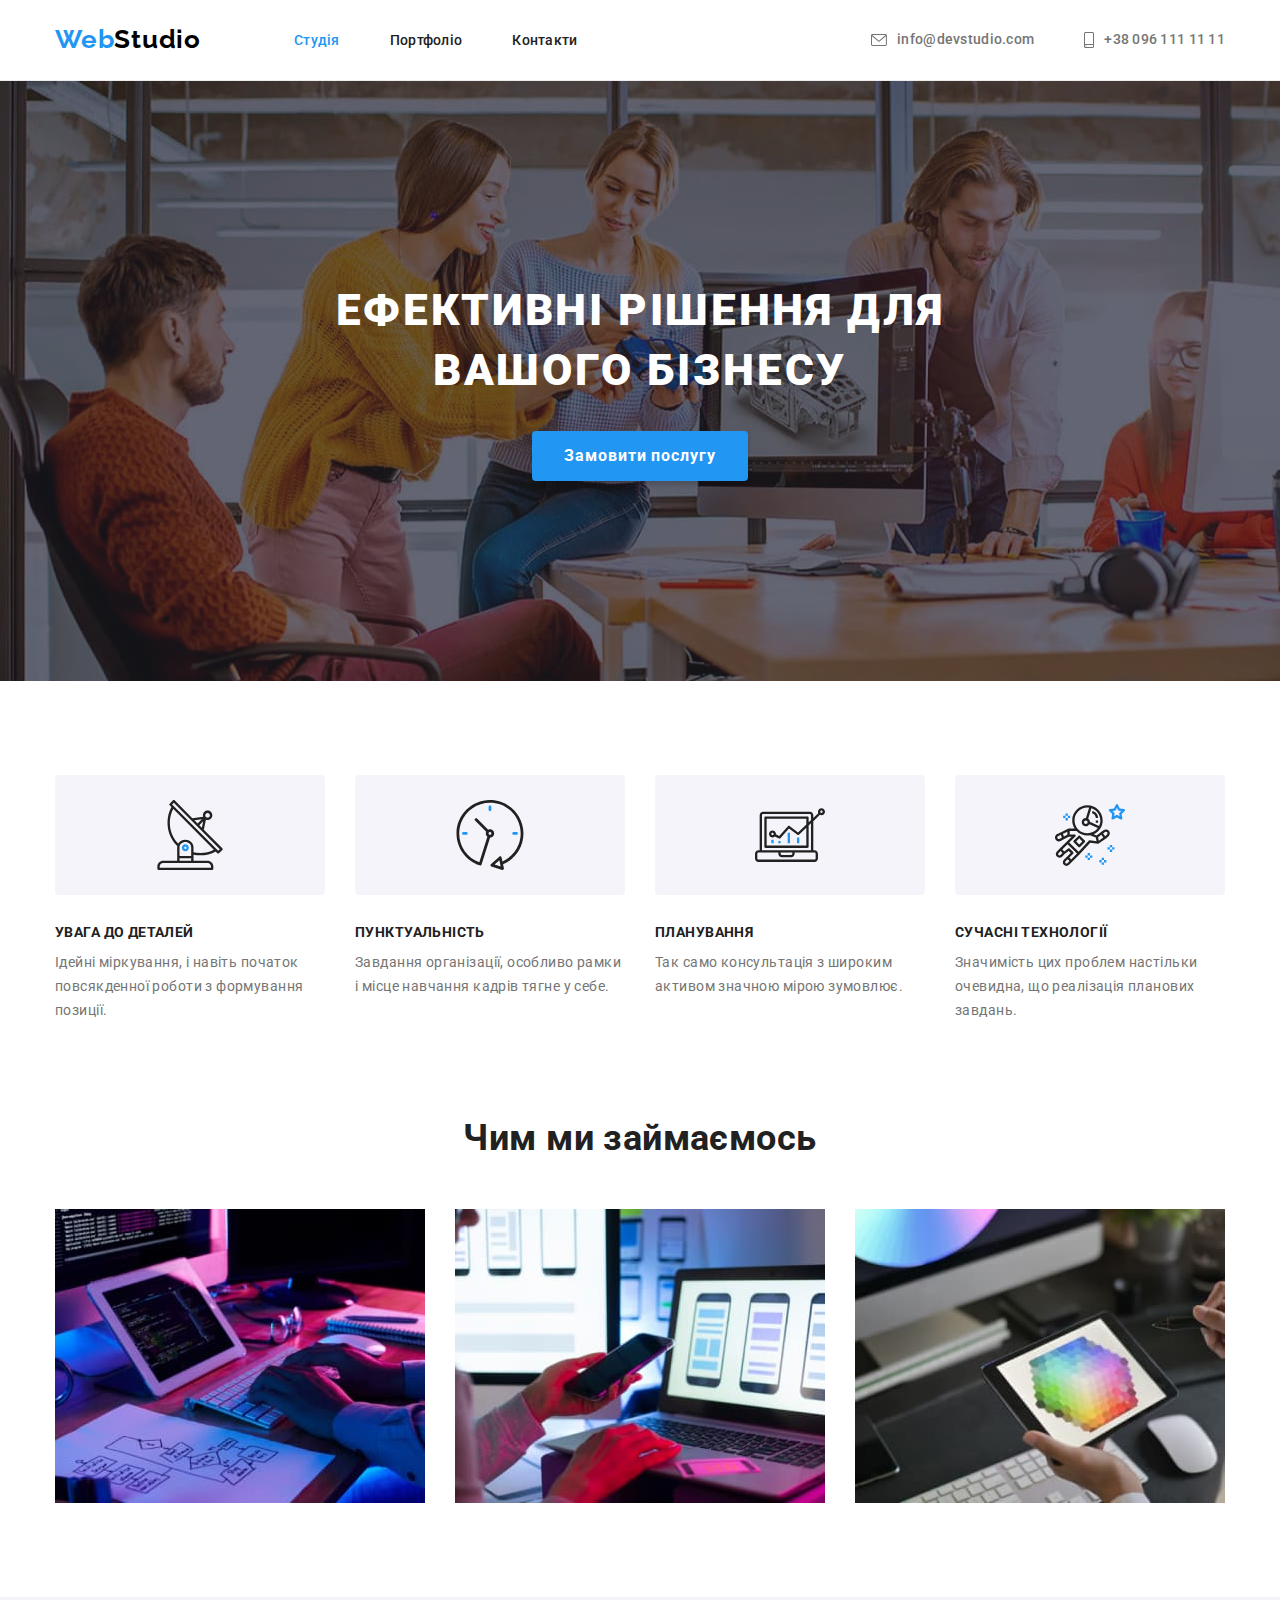
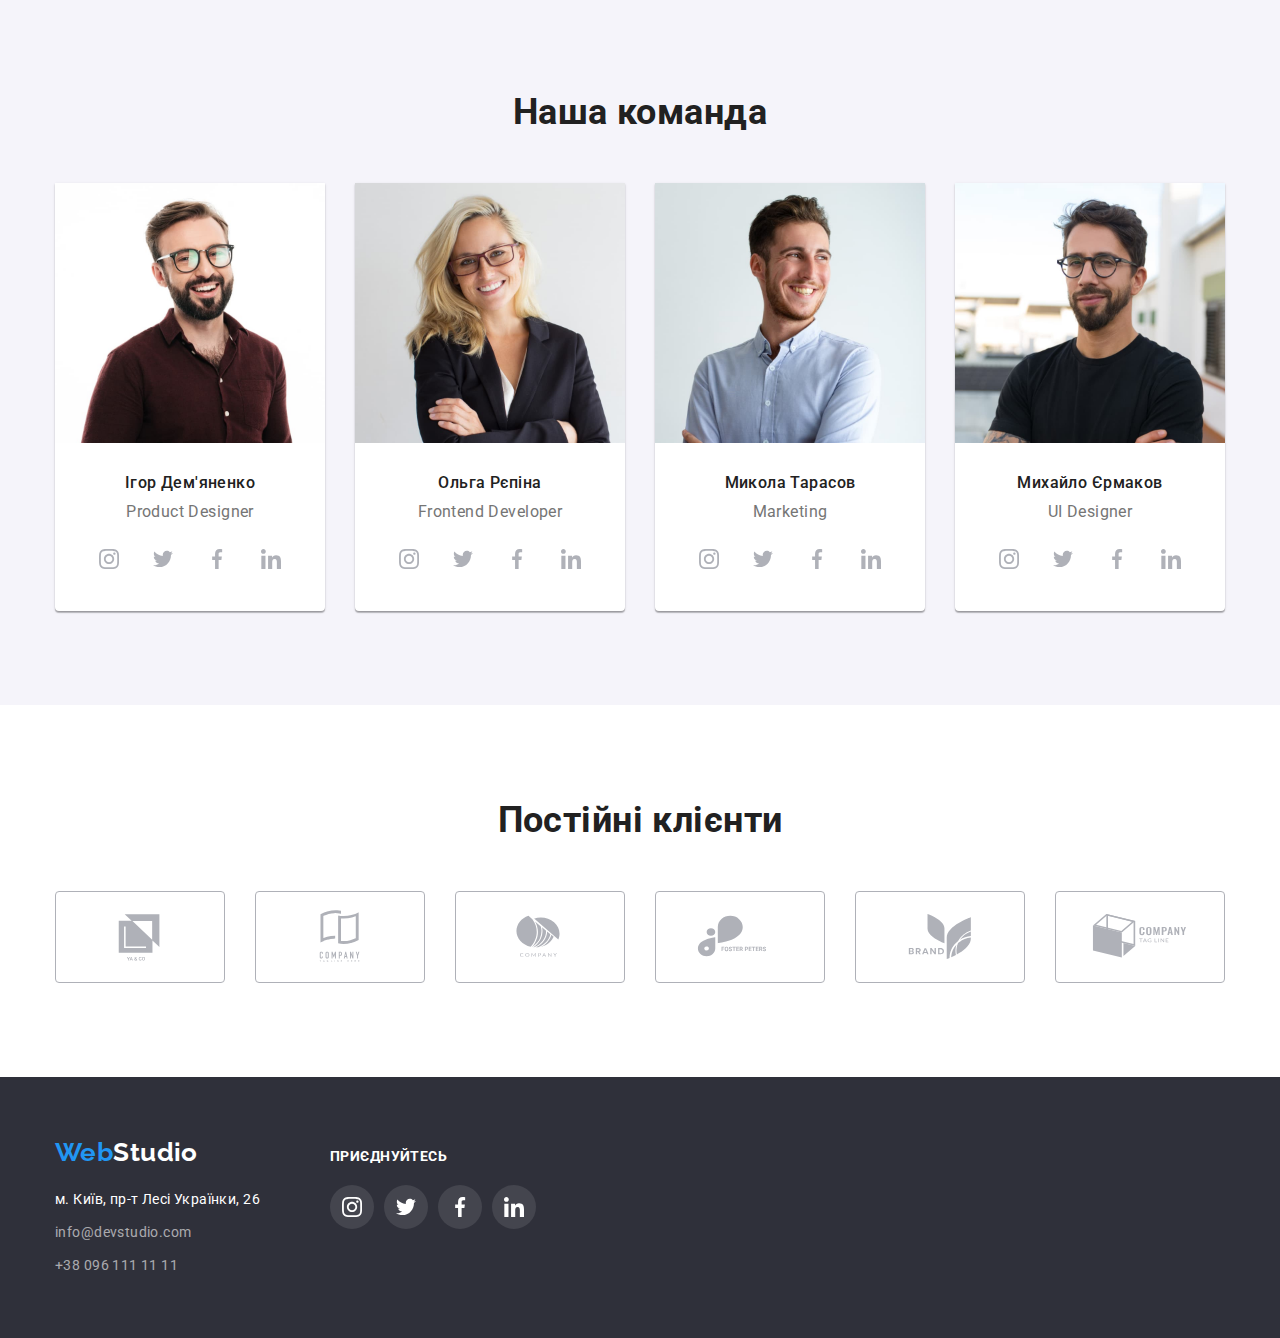
<file: index.html>
<!DOCTYPE html>
<html lang="uk">
<head>
    <meta charset="UTF-8">
    <meta name="viewport" content="width=device-width, initial-scale=1.0">
    <title>Document</title>
    <link rel="preconnect" href="https://fonts.googleapis.com">
    <link rel="preconnect" href="https://fonts.gstatic.com" crossorigin>
    <link href="https://fonts.googleapis.com/css2?family=Raleway:wght@700&family=Roboto:wght@400;500;700;900&display=swap"
        rel="stylesheet">
        <link rel="stylesheet" href="https://cdn.jsdelivr.net/npm/modern-normalize@1.1.0/modern-normalize.min.css">
    <link rel="stylesheet" href="css/styles.css">
</head>
<body>
    <header class="page-header">
        <div class="container header-nav">
<nav class="page-navigation">
    <a class="logo-name link" href="./index.html"> <span class="logo">Web</span><span
            class="logo-second-word">Studio</span></a>

    <ul class="page-navigation-menu list">
        <li><a class="page-link link current" href="./index.html">Студія</a></li>
        <li><a class="page-link link" href="./portfolio.html">Портфоліо</a></li>
        <li><a class="page-link link" href="#">Контакти</a></li>
    </ul>
</nav>
<ul class="header-contacts list">
    <li>
        <a class="address-header link" href="mailto:info@devstudio.com">
        <svg aria-label="Написати на пошту" class="envelope-email">
        <use href="./images/sprite.svg#icon-envelope"></use>
    </svg>
        info@devstudio.com 
    </a>
    </li>
    <li><a class="phone-header link" href="tel:+380961111111">
        <svg class="smartphone">
            <use href="./images/sprite.svg#icon-smartphone" ></use>
        </svg>
        +38 096 111 11 11</a>
    </li>
</ul>
        </div>
 
    </header>
<main>
        <section class="hero">
            <div class="container">
   <h1 class="hero-title">Ефективні рішення для вашого бізнесу</h1>
  <button type="button" class="hero-button">Замовити послугу</button>
            </div>
        </section>

        <section class="section">
            <div class="container">
                <h2 class="visually-hidden">Наші переваги</h2>
<ul class="benefits-menu list">
    <li class="benefits-item">
        <div class="svg-benefits-item">
<svg class="antenna">
    <use href="./images/sprite.svg#icon-antenna"></use>
</svg>
        </div>
        <h3 class="benefits-title">Увага до деталей</h3>
        <p class="benefits-text">Ідейні міркування, і навіть початок повсякденної роботи з формування позиції.</p>
    </li>
    <li class="benefits-item">
        <div class="svg-benefits-item">
<svg class="antenna">
    <use href="./images/sprite.svg#icon-clock"></use>
</svg>
        </div>
        <h3 class="benefits-title">Пунктуальність</h3>
        <p class="benefits-text">Завдання організації, особливо рамки і місце навчання кадрів тягне у себе.</p>
    </li>
    <li class="benefits-item">
        <div class="svg-benefits-item">
<svg class="antenna">
    <use href="./images/sprite.svg#icon-diagram"></use>
</svg>
        </div>
        <h3 class="benefits-title">Планування</h3>
        <p class="benefits-text">Так само консультація з широким активом значною мірою зумовлює.</p>
    </li>
    <li class="benefits-item">
        <div class="svg-benefits-item">
<svg class="antenna">
    <use href="./images/sprite.svg#icon-astronaut"></use>
</svg>
        </div>
        <h3 class="benefits-title">Сучасні технології</h3>
        <p class="benefits-text">Значимість цих проблем настільки очевидна, що реалізація планових завдань.</p>
    </li>
</ul>
            </div>   
        </section>

        <section class="our-occupation">
            <div class="container">
<h2 class="occupation">Чим ми займаємось</h2>
<ul class="occupation-menu list">
    <li>
        <img src="./images/our-work1.jpg" alt="Написання коду" width="370">
    </li>
    <li>
        <img src="./images/our-work2.jpg" alt="Створення додатків на телефон" width="370">
    </li>
    <li>
        <img src="./images/our-work3.jpg" alt="Графічний дизайн" width="370">
    </li>
</ul>
            </div> 
        </section>

        <section class="our-team section">
            <div class="container">
<h2 class="team">Наша команда</h2>
<ul class="team-menu list">
    <li class="team-theme">
        <img src="./images/our-professionals1.jpg" alt="Ігор Дем'яненко" width="270">
        <div class="description">
<h3 class="team-name">Ігор Дем'яненко</h3>
<p lang="en" class="team-position">Product Designer</p>
<ul class="social-media list">
    <li class="social-media-item">
        <a href="" class="social-media-link link">
<svg aria-label="іконка інстаграм" class="media-icon">
    <use href="./images/sprite.svg#icon-instagram"></use>
</svg>
        </a>
    </li>
    <li class="social-media-item">
        <a href="" class="social-media-link link">
    <svg aria-label="іконка твітер" class="media-icon">
        <use href="./images/sprite.svg#icon-twitter"></use>
    </svg>
        </a>
       
    </li>
    <li class="social-media-item">
        <a href="" class="social-media-link link">
        <svg aria-label="іконка фейсбук" class="media-icon">
            <use href="./images/sprite.svg#icon-facebook"></use>
        </svg>
        </a>
       
    </li>
    <li class="social-media-item">
        <a href="" class="social-media-link link">
<svg aria-label="іконка лінкед ін" class="media-icon">
    <use href="./images/sprite.svg#icon-linkedin"></use>
</svg>
        </a>
       
    </li>
</ul>
        </div> 
    </li>
    <li class="team-theme">
        <img src="./images/our-professionals2.jpg" alt="Ольга Рєпіна" width="270">
        <div class="description">
<h3 class="team-name">Ольга Рєпіна</h3>
<p lang="en" class="team-position">Frontend Developer</p>
<ul class="social-media list">
    <li class="social-media-item">
        <a href="" class="social-media-link link">
            <svg aria-label="іконка інстаграм" class="media-icon">
                <use href="./images/sprite.svg#icon-instagram"></use>
            </svg>
        </a>
    </li>
    <li class="social-media-item">
        <a href="" class="social-media-link link">
            <svg aria-label="іконка твітер" class="media-icon">
                <use href="./images/sprite.svg#icon-twitter"></use>
            </svg>
        </a>

    </li>
    <li class="social-media-item">
        <a href="" class="social-media-link link">
            <svg aria-label="іконка фейсбук" class="media-icon">
                <use href="./images/sprite.svg#icon-facebook"></use>
            </svg>
        </a>

    </li>
    <li class="social-media-item">
        <a href="" class="social-media-link link">
            <svg aria-label="іконка лінкед ін" class="media-icon">
                <use href="./images/sprite.svg#icon-linkedin"></use>
            </svg>
        </a>

    </li>
</ul>
        </div>
    </li>
    <li class="team-theme">
        <img src="./images/our-professionals3.jpg" alt="Микола Тарасов" width="270">
        <div class="description">
<h3 class="team-name">Микола Тарасов</h3>
<p lang="en" class="team-position">Marketing</p>
<ul class="social-media list">
    <li class="social-media-item">
        <a href="" class="social-media-link link">
            <svg aria-label="іконка інстаграм" class="media-icon">
                <use href="./images/sprite.svg#icon-instagram"></use>
            </svg>
        </a>
    </li>
    <li class="social-media-item">
        <a href="" class="social-media-link link">
            <svg aria-label="іконка твітер" class="media-icon">
                <use href="./images/sprite.svg#icon-twitter"></use>
            </svg>
        </a>

    </li>
    <li class="social-media-item">
        <a href="" class="social-media-link link">
            <svg aria-label="іконка фейсбук" class="media-icon">
                <use href="./images/sprite.svg#icon-facebook"></use>
            </svg>
        </a>

    </li>
    <li class="social-media-item">
        <a href="" class="social-media-link link">
            <svg aria-label="іконка лінкед ін" class="media-icon">
                <use href="./images/sprite.svg#icon-linkedin"></use>
            </svg>
        </a>

    </li>
</ul>
        </div> 
    </li>
    <li class="team-theme">
        <img src="./images/our-professionals4.jpg" alt="Михайло Єрмаков" width="270">
        <div class="description">
                <h3 class="team-name">Михайло Єрмаков</h3>
                <p lang="en" class="team-position">UI Designer</p>
                <ul class="social-media list">
                    <li class="social-media-item">
                        <a href="" class="social-media-link link">
                            <svg aria-label="іконка інстаграм" class="media-icon">
                                <use href="./images/sprite.svg#icon-instagram"></use>
                            </svg>
                        </a>
                    </li>
                    <li class="social-media-item">
                        <a href="" class="social-media-link link">
                            <svg aria-label="іконка твітер" class="media-icon">
                                <use href="./images/sprite.svg#icon-twitter"></use>
                            </svg>
                        </a>
                
                    </li>
                    <li class="social-media-item">
                        <a href="" class="social-media-link link">
                            <svg aria-label="іконка фейсбук" class="media-icon">
                                <use href="./images/sprite.svg#icon-facebook"></use>
                            </svg>
                        </a>
                
                    </li>
                    <li class="social-media-item">
                        <a href="" class="social-media-link link">
                            <svg aria-label="іконка лінкед ін" class="media-icon">
                                <use href="./images/sprite.svg#icon-linkedin"></use>
                            </svg>
                        </a>
                
                    </li>
                </ul>
        </div>
    </li>
</ul>
            </div>
        </section>
        <section class="section">
            <div class="container">
            <h2 class="clients-title">Постійні клієнти</h2>
                <ul class="clients-menu list">
                    <li class="clients-menu-item">
                        <a href="" class="clients-link">
<svg class="clients-icon">
    <use href="./images/sprite.svg#icon-logo"></use>
</svg>
                        </a>
                       
                    </li>
                    <li class="clients-menu-item">
                        <a href="" class="clients-link">
<svg class="clients-icon">
    <use href="./images/sprite.svg#icon-logo-1"></use>
</svg>
                        </a>
                       
                    </li>
                    <li class="clients-menu-item">
                          <a href="" class="clients-link">
<svg class="clients-icon">
    <use href="./images/sprite.svg#icon-logo-2"></use>
</svg>
                          </a>
                     
                    </li>
                    <li class="clients-menu-item">
                          <a href="" class="clients-link">
<svg class="clients-icon">
    <use href="./images/sprite.svg#icon-logo-3"></use>
</svg>
                          </a>
                      
                    </li>
                    <li class="clients-menu-item">
                          <a href="" class="clients-link">
<svg class="clients-icon">
    <use href="./images/sprite.svg#icon-logo-4"></use>
</svg>
                          </a>
                     
                    </li>
                    <li class="clients-menu-item">
                          <a href="" class="clients-link">
<svg class="clients-icon">
    <use href="./images/sprite.svg#icon-logo-5"></use>
</svg>
                          </a>
                       
                    </li>
                </ul>
            </div>
        </section>

</main>

<footer class="footer">
    <div class="container whole-footer">
        <div class="footer-addresses">
<a class="footer-logo link" href="./index.html"> <span class="logo-footer">Web</span><span
        class="logo-footer-second">Studio</span></a>
<address>
    <ul class="list">
        <li class="menu-item">
            <a href="https://goo.gl/maps/CPtrU1FHBa2aNyZL9" target="_blank" rel="noopener noreferrer nofollow"
                class="place link">м. Київ, пр-т Лесі Українки, 26</a>
        </li>
        <li class="menu-item">
            <a class="address-footer link" href="mailto:info@devstudio.com">info@devstudio.com</a>
        </li>
        <li class="menu-item">
            <a class="phone-footer link" href="tel:+380961111111">+38 096 111 11 11</a>
        </li>
    </ul>
</address>
        </div>

<div class="footer-social-media">
<p class="footer-title">Приєднуйтесь</p>
<ul class="footer-menu-icons list">
    <li class="footer-menu-item">
        <a href="" class="footer-menu-link">
            <svg class="footer-icon">
                <use href="./images/sprite.svg#icon-instagram"></use>
            </svg>
        </a>
    </li>
    <li class="footer-menu-item">
        <a href="" class="footer-menu-link">
            <svg class="footer-icon">
                <use href="./images/sprite.svg#icon-twitter"></use>
            </svg>
        </a>
    </li>
    <li class="footer-menu-item">
        <a href="" class="footer-menu-link">
            <svg class="footer-icon">
                <use href="./images/sprite.svg#icon-facebook"></use>
            </svg>
        </a>
    </li>
    <li class="footer-menu-item">
        <a href="" class="footer-menu-link">
            <svg class="footer-icon">
                <use href="./images/sprite.svg#icon-linkedin"></use>
            </svg>
        </a>
    </li>
</ul>
</div>

    </div>
</footer>
</body>
</html>
</file>
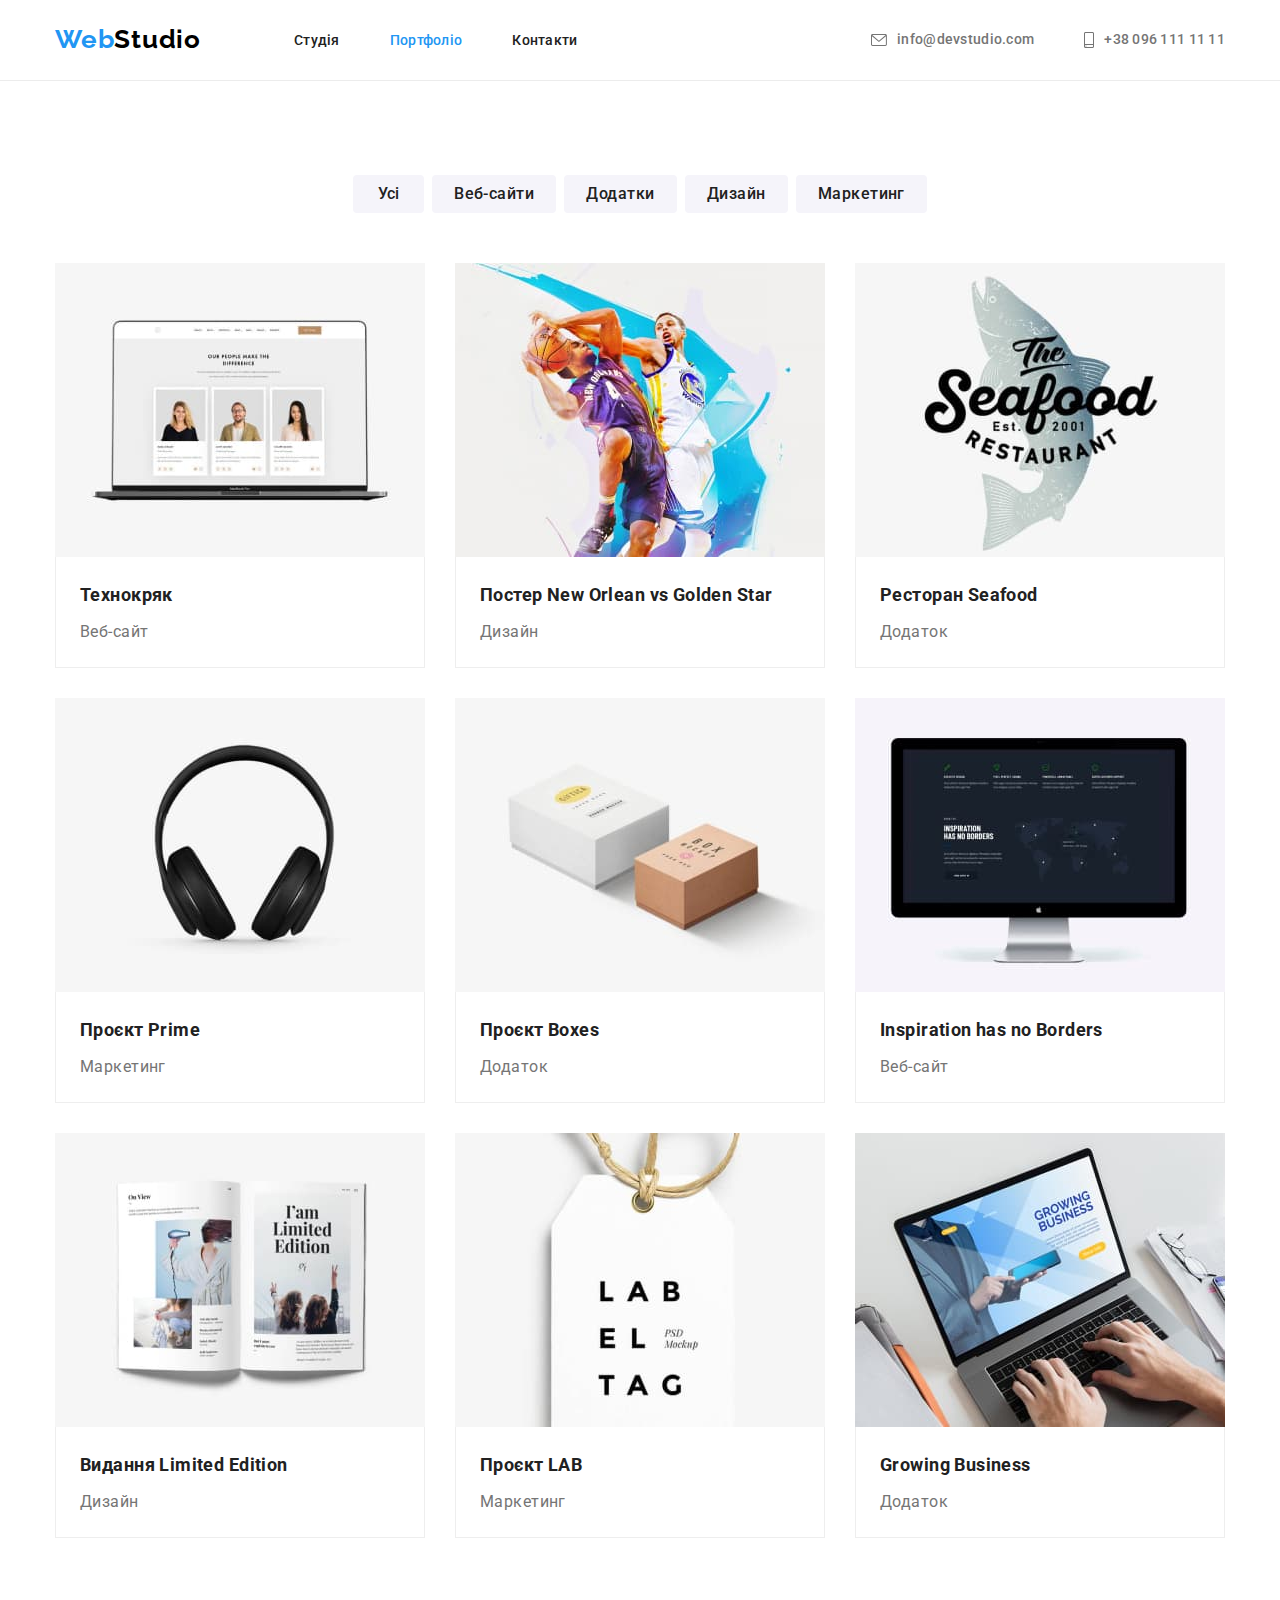
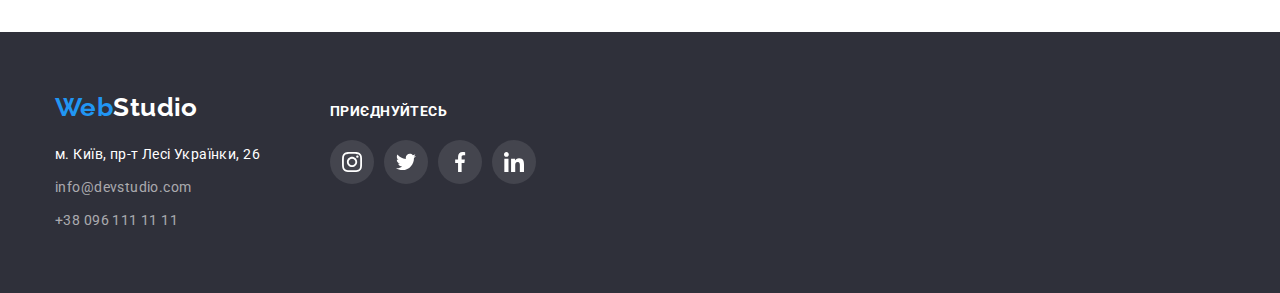
<file: portfolio.html>
<!DOCTYPE html>
<html lang="uk">

<head>
    <meta charset="UTF-8">
    <meta name="viewport" content="width=device-width, initial-scale=1.0">
    <title>Document</title>
    <link rel="preconnect" href="https://fonts.googleapis.com">
    <link rel="preconnect" href="https://fonts.gstatic.com" crossorigin>
    <link href="https://fonts.googleapis.com/css2?family=Raleway:wght@700&family=Roboto:wght@400;500;700;900&display=swap"
        rel="stylesheet">
        <link rel="stylesheet" href="https://cdn.jsdelivr.net/npm/modern-normalize@1.1.0/modern-normalize.min.css">
    <link rel="stylesheet" href="css/styles.css">
</head>

<body>
<header class="page-header">
    <div class="container header-nav">
        <nav class="page-navigation">
            <a class="logo-name link" href="./index.html"> <span class="logo">Web</span><span
                    class="logo-second-word">Studio</span></a>

            <ul class="page-navigation-menu list">
                <li><a class="page-link link" href="./index.html">Студія</a></li>
                <li><a class="page-link link current" href="./portfolio.html">Портфоліо</a></li>
                <li><a class="page-link link" href="#">Контакти</a></li>
            </ul>
        </nav>
        <ul class="header-contacts list">
            <li>
                <a class="address-header link" href="mailto:info@devstudio.com">
                    <svg aria-label="Написати на пошту" class="envelope-email">
                        <use href="./images/sprite.svg#icon-envelope"></use>
                    </svg>
                    info@devstudio.com
                </a>
            </li>
            <li><a class="phone-header link" href="tel:+380961111111">
                    <svg class="smartphone">
                        <use href="./images/sprite.svg#icon-smartphone"></use>
                    </svg>
                    +38 096 111 11 11</a>
            </li>
        </ul>
    </div>

</header>

<main>
<section class="section">
    <div class="container">
<h1 class="visually-hidden">Наші послуги</h1>
<ul class="button-menu list">
    <li><button type="button" class="main-button">Усі</button></li>
    <li><button type="button" class="secondary-button">Веб-сайти</button></li>
    <li><button type="button" class="secondary-button">Додатки</button></li>
    <li><button type="button" class="secondary-button">Дизайн</button></li>
    <li><button type="button" class="secondary-button">Маркетинг</button></li>
</ul>

<h2 class="visually-hidden">Наші роботи</h2>
<ul class="menu-results list">
    <li class="results-item">
        <a href="" class="results-card link">
<img src="./images/tehnokryak1.jpg" alt="Технокряк" width="370">
<div class="work-description">
    <h3 class="results-title">Технокряк</h3>
    <p class="results-text">Веб-сайт</p>
</div>
        </a>
       
    </li>
    <li class="results-item">
        <a href="" class="results-card link">
<img src="./images/neworlean-goldenstar2.jpg" alt="Постер Новий Орлеан проти Голден Стар" width="370">
<div class="work-description">
    <h3 class="results-title">Постер New Orlean vs Golden Star</h3>
    <p class="results-text">Дизайн</p>
</div>
        </a>
       
    </li>
    <li class="results-item">
        <a href="" class="results-card link">
<img src="./images/seafood3.jpg" alt="Ресторан морська їжа" width="370">
<div class="work-description">
    <h3 class="results-title">Ресторан Seafood</h3>
    <p class="results-text">Додаток</p>
</div>
        </a>
       
    </li>
    <li class="results-item">
        <a href="" class="results-card link">
<img src="./images/prime4.jpg" alt="Проєкт прайм" width="370">
<div class="work-description">
    <h3 class="results-title">Проєкт Prime</h3>
    <p class="results-text">Маркетинг</p>
</div>
        </a>
       
    </li>
    <li class="results-item">
        <a href="" class="results-card link">
<img src="./images/boxes5.jpg" alt="Проєкт коробки" width="370">
<div class="work-description">
    <h3 class="results-title">Проєкт Boxes</h3>
    <p class="results-text">Додаток</p>
</div>
        </a>
       
    </li>
    <li class="results-item">
        <a href="" class="results-card link">
            <img src="./images/inspiration6.jpg" alt="Натхнення немає кордонів" width="370">
            <div class="work-description">
                <h3 lang="en" class="results-title">Inspiration has no Borders</h3>
                <p class="results-text">Веб-сайт</p>
            </div>
        </a>
       
    </li>
    <li class="results-item">
        <a href="" class="results-card link">
<img src="./images/limited-edition7.jpg" alt="Видання лімітована колекція">
<div class="work-description">
    <h3 class="results-title">Видання Limited Edition</h3>
    <p class="results-text">Дизайн</p>
</div>
        </a>
       
    </li>
    <li class="results-item">
        <a href="" class="results-card link">
<img src="./images/lab8.jpg" alt="Проєкт лаб" width="370">
<div class="work-description">
    <h3 class="results-title">Проєкт LAB</h3>
    <p class="results-text">Маркетинг</p>
</div>
        </a>
       
    </li>
    <li class="results-item">
        <a href="" class="results-card link">
<img src="./images/growing-bussines9.jpg" alt="Розвиваючий бізнес" width="370">
<div class="work-description">
    <h3 lang="en" class="results-title">Growing Business</h3>
    <p class="results-text">Додаток</p>
</div>
        </a>
       
    </li>
</ul>
    </div>
</section>
</main>

<footer class="footer">
    <div class="container whole-footer">
        <div class="footer-addresses">
            <a class="footer-logo link" href="./index.html"> <span class="logo-footer">Web</span><span
                    class="logo-footer-second">Studio</span></a>
            <address>
                <ul class="list">
                    <li class="menu-item">
                        <a href="https://goo.gl/maps/CPtrU1FHBa2aNyZL9" target="_blank"
                            rel="noopener noreferrer nofollow" class="place link">м. Київ, пр-т Лесі Українки, 26</a>
                    </li>
                    <li class="menu-item">
                        <a class="address-footer link" href="mailto:info@devstudio.com">info@devstudio.com</a>
                    </li>
                    <li class="menu-item">
                        <a class="phone-footer link" href="tel:+380961111111">+38 096 111 11 11</a>
                    </li>
                </ul>
            </address>
        </div>

        <div class="footer-social-media">
            <p class="footer-title">Приєднуйтесь</p>
            <ul class="footer-menu-icons list">
                <li class="footer-menu-item">
                    <a href="" class="footer-menu-link">
                        <svg class="footer-icon">
                            <use href="./images/sprite.svg#icon-instagram"></use>
                        </svg>
                    </a>
                </li>
                <li class="footer-menu-item">
                    <a href="" class="footer-menu-link">
                        <svg class="footer-icon">
                            <use href="./images/sprite.svg#icon-twitter"></use>
                        </svg>
                    </a>
                </li>
                <li class="footer-menu-item">
                    <a href="" class="footer-menu-link">
                        <svg class="footer-icon">
                            <use href="./images/sprite.svg#icon-facebook"></use>
                        </svg>
                    </a>
                </li>
                <li class="footer-menu-item">
                    <a href="" class="footer-menu-link">
                        <svg class="footer-icon">
                            <use href="./images/sprite.svg#icon-linkedin"></use>
                        </svg>
                    </a>
                </li>
            </ul>
        </div>
        
    </div>
</footer>
    </body>
    
    </html>
</file>
<file: css/styles.css>
/* основний колір #2196F3 */
/* основний чорний колір #212121 */
/* колір тексту #757575 */
/* білий колір #FFFFFF */
:root {
    --color-links : #2196F3;
    --text-color : #757575;
    --white-color : #FFFFFF;
    --black-color : #212121;
    --full-black : #000000;
    --bck-color : #2F303A;
    --our-works-icons : #EEEEEE;
    --bckgrd-color-second : #F5F4FA;
    --hero-bcg: #C4C4C4;
    --media-icons: #AFB1B8;
    /* змінні для сторінки портфоліо */
    --main-black: rgba(33, 33, 33, 1);
    --secondary-grey: rgba(117, 117, 117, 1);
}

body {
font-family: 'Roboto', sans-serif;
letter-spacing: 0.03em;
background-color: var(--white-color);
color: var(--text-color);
font-size: 14px ;
}

h1,
h2,
h3,
h4,
h5,
h6,
p {
    margin-top: 0;
    margin-bottom: 0;
}

ul,
ol {
    margin-top: 0;
    margin-bottom: 0;
    padding-left: 0;
}

button {
    cursor: pointer;
    margin: 0 auto;
    border: none;
    border-radius: 4px;
}

img {
    display: block;
        max-width: 100%;
        height: auto;
}

.container {
    width: 1200px;
    margin-left: auto;
    margin-right: auto;
    padding-left: 15px;
    padding-right: 15px;
}

.link {
    text-decoration: none;
}

.list {
    list-style: none;
    padding-left: 0;
    margin: 0;
}

.visually-hidden {
    position: absolute;
    white-space: nowrap;
    width: 1px;
    height: 1px;
    overflow: hidden;
    border: 0;
    padding: 0;
    clip: rect(0 0 0 0);
    clip-path: inset(50%);
    margin: -1px;
}

.section {
    padding-top: 94px;
    padding-bottom: 94px;
}
/* logo */
.logo-name {
    font-family: 'Raleway';
    font-style: normal;
    font-weight: 700;
    font-size: 26px;
    line-height: 1.19;
    letter-spacing: 0.03em;

    margin-right: 93px;
    padding-top: 24px;
    padding-bottom: 25px;
    
}

.logo {
   color: var(--color-links);
}

.logo-second-word {
    color: var(--full-black);
}


/* page navigation */
.page-header {
border-bottom: 1px solid #ECECEC;
}

.header-nav {
    display: flex;
    align-items: center;
}

.page-navigation {
    display: flex;
    align-items: center;
}

.page-navigation-menu {
    display: flex;
    gap: 50px;
}

.page-link:hover, 
.page-link:focus {
 color: var(--color-links);
}


.page-link {
    font-weight: 500;
    font-size: 14px;
    line-height: 1.14;
    letter-spacing: 0.02em;
    color: var(--black-color);
    padding-top: 32px;
    padding-bottom: 32px;
}

.current {
  color: var(--color-links);
}

/* address */
.header-contacts {
    display: flex;
    align-items: center;
    margin-left: auto;
    gap: 50px;
}

.address-header:hover ,
.address-header:focus {
 color: var(--color-links);
}

.address-header {
        display: flex;
        align-items: center;

        font-weight: 500;
        font-size: 14px;
        line-height: 1.14;
        letter-spacing: 0.02em;
        color: var(--text-color);
        padding-top: 32px;
        padding-bottom: 32px;
}

.envelope-email {
    width: 16px;
    height: 12px;
    margin-right: 10px;
    fill: currentColor;
}


.phone-header:hover,
.phone-header:focus {
    color: var(--color-links);
}

.phone-header {
    display: flex;
    align-items: center;

    font-weight: 500;
    font-size: 14px;
    line-height: 1.14;
    letter-spacing: 0.02em;
    color: var(--text-color);
    padding-top: 32px;
    padding-bottom: 32px;
}

.smartphone {
    width: 10px;
    height: 16px;
    margin-right: 10px;
    fill: currentColor;
}


/* hero */
.hero{
    background-color: var(--hero-bcg);
    background-image: linear-gradient(rgba(47, 48, 58, 0.4), rgba(47, 48, 58, 0.4)), url(../images/hero-bcg.jpg);
    max-width: 1600px;
    max-height: 600px;
    margin-left: auto;
    margin-right: auto;
    padding-top: 200px;
    padding-bottom: 200px;
    background-size: cover;
    background-repeat: no-repeat;
}

.hero-title {
        font-weight: 900;
        font-size: 44px;
        line-height: 1.36;
        text-align: center;
        letter-spacing: 0.06em;
        text-transform: uppercase;
    color: var(--white-color);
width: 696px;
margin: 0 auto;
    margin-bottom: 30px;
}

.hero-button:hover,
.hero-button:focus {
  background-color: #188CE8;
}

.hero-button {
        font-weight: 700;
        font-family: inherit;
        font-size: 16px;
        line-height: 1.88;
        letter-spacing: 0.06em;
    background-color: var(--color-links);
    color: var(--white-color);
    cursor: pointer;

    display: block;
    margin-left: auto;
    margin-right: auto;
    padding: 10px 32px;

    box-shadow: 0px 4px 4px rgba(0, 0, 0, 0.15);
        border-radius: 4px;
}

/* our benefits */

.svg-benefits-item {
    display: flex;
    justify-content: center;
    align-items: center;
    background-color: var(--bckgrd-color-second);
    margin-bottom: 30px;
    border-radius: 4px;
    width: 270px;
    height: 120px;
}

.antenna {
    width: 70px;
    height: 70px;
}

.benefits-menu {
   display: flex;
   flex-basis: calc((100% - 90px) / 4);
}

.benefits-item:not(:last-child) {
    margin-right: 30px;
}


.benefits-title {
        font-weight: 700;
        font-size: 14px;
        line-height: 1.14;
        text-transform: uppercase;
    color: var(--black-color);

    margin-bottom: 10px;
}

.benefits-text {
    font-weight: 400;
    font-size: 14px;
    line-height: 1.71;
    color: var(--text-color);
}

/* our occupation */
.our-occupation {
    padding-bottom: 94px;
}

.occupation-menu {
    display: flex;
    gap: 30px;
}

.occupation {
        font-weight: 700;
        font-size: 36px;
        line-height: 1.17;
        text-align: center;
    color: var(--black-color);

    margin-bottom: 50px;
}

/* our team */
.our-team {
    background-color: var(--bckgrd-color-second) ;
}

.team {
        font-weight: 700;
        font-size: 36px;
        line-height: 1.17;
        text-align: center;
    color: var(--black-color);

    margin-bottom: 50px;
}

.team-menu {
    display: flex;
    gap: 30px;
}

.team-name {
        font-weight: 500;
        font-size: 16px;
        line-height: 1.19;
    color: var(--black-color);
    margin-bottom: 10px;
}

.team-position {
        font-size: 16px;
        line-height: 1.19;
    color: var(--text-color);
    margin-bottom: 16px;
}

.team-theme {
    background-color: var(--white-color);
    width: 270px;
    box-shadow: 0px 1px 3px rgba(0, 0, 0, 0.12), 0px 1px 1px rgba(0, 0, 0, 0.14), 0px 2px 1px rgba(0, 0, 0, 0.2);
        border-radius: 0px 0px 4px 4px;
}

.description {
    text-align: center;
    padding-top: 30px;
    padding-bottom: 30px;
}

.social-media {
    display: flex;
    justify-content: center;
    gap: 10px;
}

.social-media-link {
    display: flex;
    align-items: center;
    justify-content: center;
    height: 44px;
    width: 44px;
    color: var(--media-icons);
    border-radius: 50%;
    background-color: var(--white-color);
}

.social-media-link:hover,
.social-media-link:focus {
    background-color: var(--color-links);
    color: var(--white-color);
}

.media-icon{
 width: 20px;
 height: 20px;
 fill: currentColor;
}


/* Постійні клієнти */
.clients-title {
        font-weight: 700;
        font-size: 36px;
        line-height: 1.17;
        text-align: center;
        color: var(--black-color);

        margin-bottom: 50px;
}

.clients-menu {
    display: flex;
    gap: 30px;
}


.clients-link {
    display: flex;
        justify-content: center;
        align-items: center;
    
        border: 1px solid var(--media-icons);
        border-radius: 4px;
        color: var(--media-icons);
        width: 170px;
        height: 92px;
}

.clients-icon {
    fill: currentColor;
    width: 106px;
    height: 60px;

}

.clients-link:hover ,
.clients-link:focus {
    border: 1px solid var(--color-links);
    color: var(--color-links);
}


/* footer */
.footer {
 background-color: var(--bck-color) ;
 padding-top: 60px;
 padding-bottom: 60px;
}

.logo-footer {
    font-family: 'Raleway';
        font-weight: 700;
        font-size: 26px;
        line-height: 1.19;
    color: var(--color-links);
}

.logo-footer-second {
font-family: 'Raleway';
    font-weight: 700;
    font-size: 26px;
    line-height: 1.19;
    color: var(--white-color);
}

.footer-logo {
    display: block;
    margin-bottom: 20px;
}

.menu-item:not(:last-child) {
    margin-bottom: 9px;
}

.place {
    font-style: normal;
        font-size: 14px;
        line-height: 1.71;
    color: var(--white-color);
}

.address-footer {
        font-style: normal;
        font-size: 14px;
        line-height: 1.71;
    color: rgba(255, 255, 255, 0.6);
}

.address-footer:hover,
.address-footer:focus{
    color: var(--color-links);
}

.phone-footer {
        font-style: normal;
        font-size: 14px;
        line-height: 1.71;
    color: rgba(255, 255, 255, 0.6) ;
}

.phone-footer:hover,
.phone-footer:focus {
    color: var(--color-links);
}

.whole-footer {
    display: flex;
    align-items: baseline;
}


.footer-addresses {
 margin-right: 70px;
}

.footer-title {
        font-weight: 700;
        font-size: 14px;
        line-height: 1.14;
        text-transform: uppercase;
        color: var(--white-color);
        margin-bottom: 20px;
}

.footer-menu-icons {
    display: flex;
    gap: 10px;
}

.footer-menu-link {
    display: flex;
    justify-content: center;
    align-items: center;
    width: 44px;
    height: 44px;
    background-color: rgba(255, 255, 255, 0.1);
    color: var(--white-color);
    border-radius: 50%;
}

.footer-menu-link:hover,
.footer-menu-link:focus{
    background-color: var(--color-links);
    color: var(--white-color);
}

.footer-icon {
    width: 20px;
    height: 20px;
    fill: currentColor;
}


/* сторінка портфоліо */


.button-menu {
    display: flex;
    gap: 8px;
    justify-content: center;
    margin-bottom: 50px;
}


.main-button {
    font-family: inherit;
        font-weight: 500;
        font-size: 16px;
        line-height: 1.63;
    color: var(--main-black);
    background-color: rgba(245, 244, 250, 1);  
    border: var(--white-color);
    border-radius: 4px;

    padding: 6px 25px;
}

.main-button:hover, 
.main-button:focus{
    color: var(--white-color);
    background-color: var(--color-links);
    box-shadow: 0px 3px 1px rgba(0, 0, 0, 0.1), 0px 1px 2px rgba(0, 0, 0, 0.08), 0px 2px 2px rgba(0, 0, 0, 0.12);
        border-radius: 4px;
}

.secondary-button{
    font-family: inherit;
        font-weight: 500;
        font-size: 16px;
        line-height: 1.63;
        color: var(--main-black);
        background-color: rgba(245, 244, 250, 1);
        letter-spacing: 0.03em;
        cursor: pointer;
        border-radius: 4px;
        border: var(--white-color);

        padding: 6px 22px;
}

.secondary-button:hover, 
.secondary-button:focus {
    color: var(--white-color);
    background-color: var(--color-links);
    box-shadow: 0px 3px 1px rgba(0, 0, 0, 0.1), 0px 1px 2px rgba(0, 0, 0, 0.08), 0px 2px 2px rgba(0, 0, 0, 0.12);
        border-radius: 4px;
}

.menu-results {
    display: flex;
    flex-wrap: wrap;
    gap: 30px;
}

.results-item {
    width: 370px;
}

.results-card {
    display: block;
}

.results-card:hover,
.results-card:focus {
    box-shadow: 0px 1px 1px rgba(0, 0, 0, 0.12), 0px 4px 4px rgba(0, 0, 0, 0.06), 1px 4px 6px rgba(0, 0, 0, 0.16);
}

.work-description {
    padding: 20px 24px;
    border: 1px solid var(--our-works-icons);
    border-top: none;
    background-color: var(--white-color);
}

.results-title {
        font-weight: 700;
        font-size: 18px;
        line-height: 2;
    color: var(--main-black);
    margin-bottom: 4px;
}

.results-text {
        font-size: 16px;
        line-height: 1.88;
    color: var(--secondary-grey);
}
</file>
